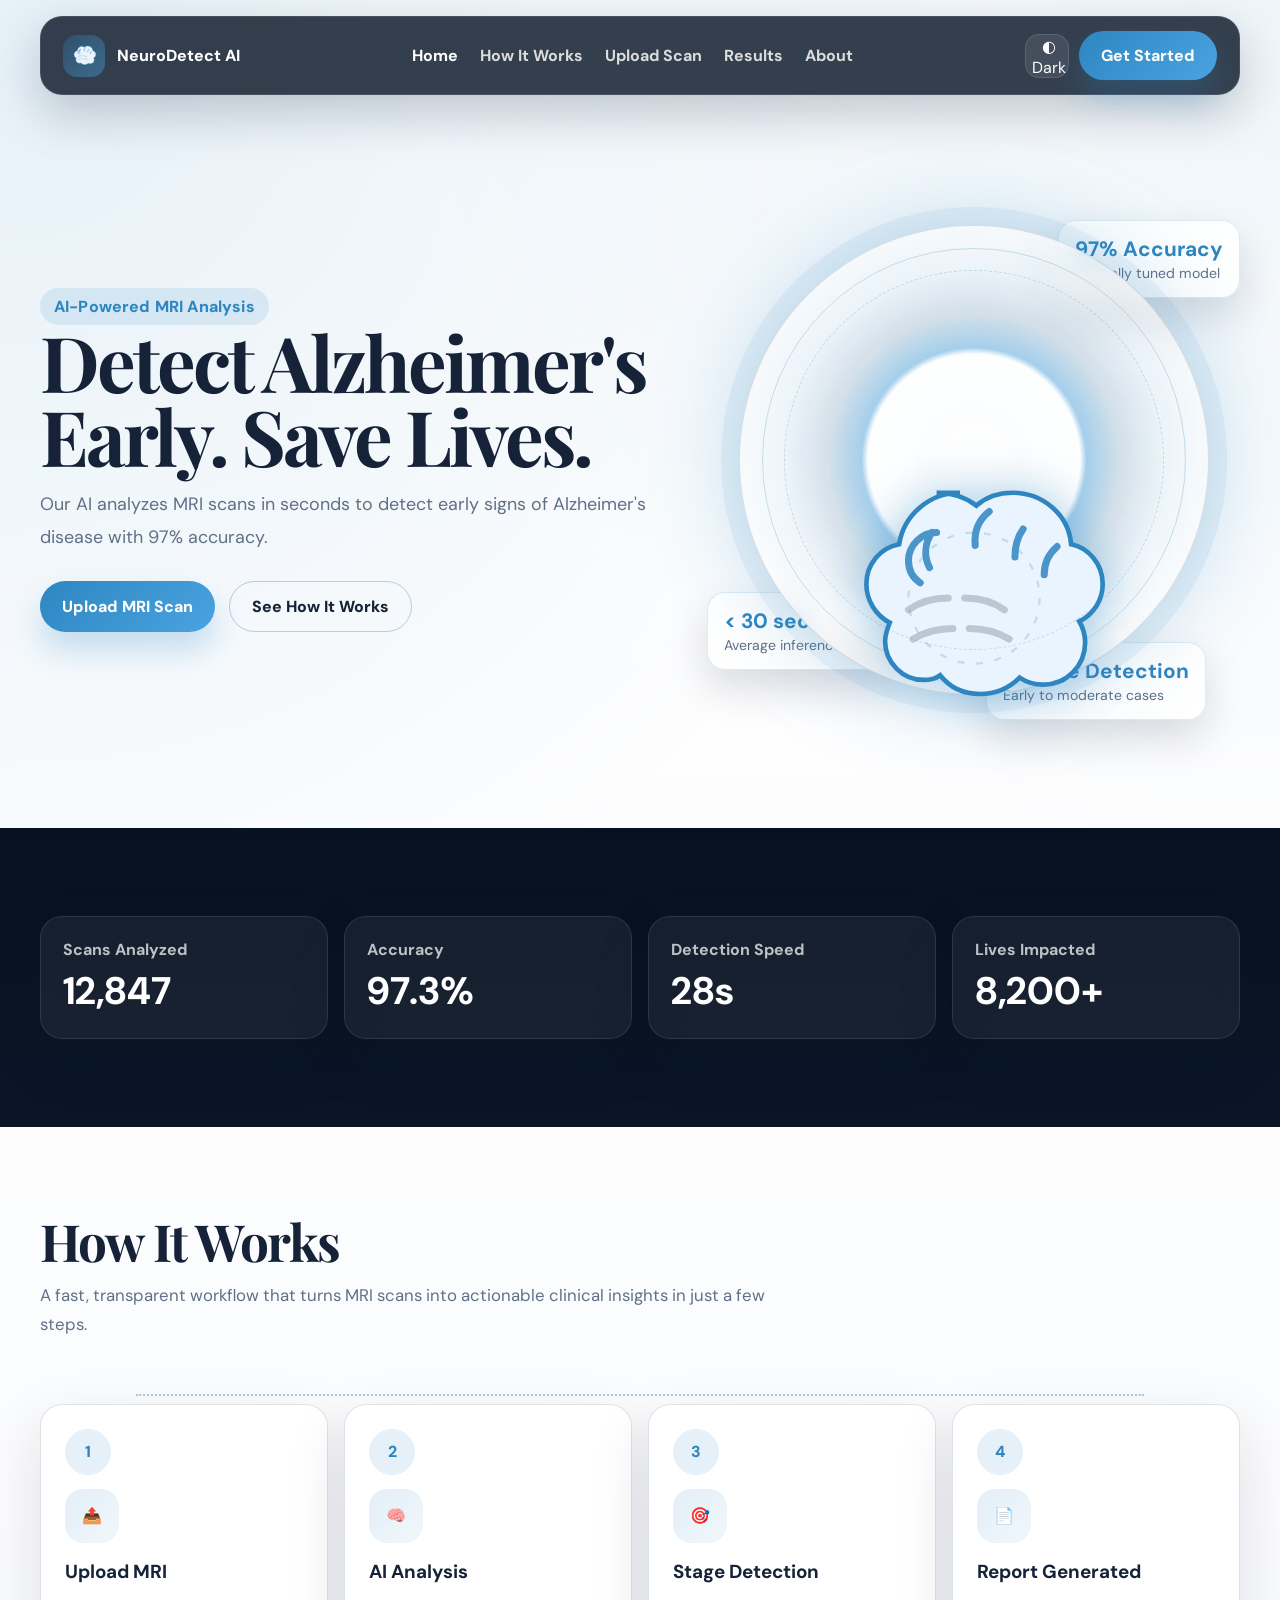
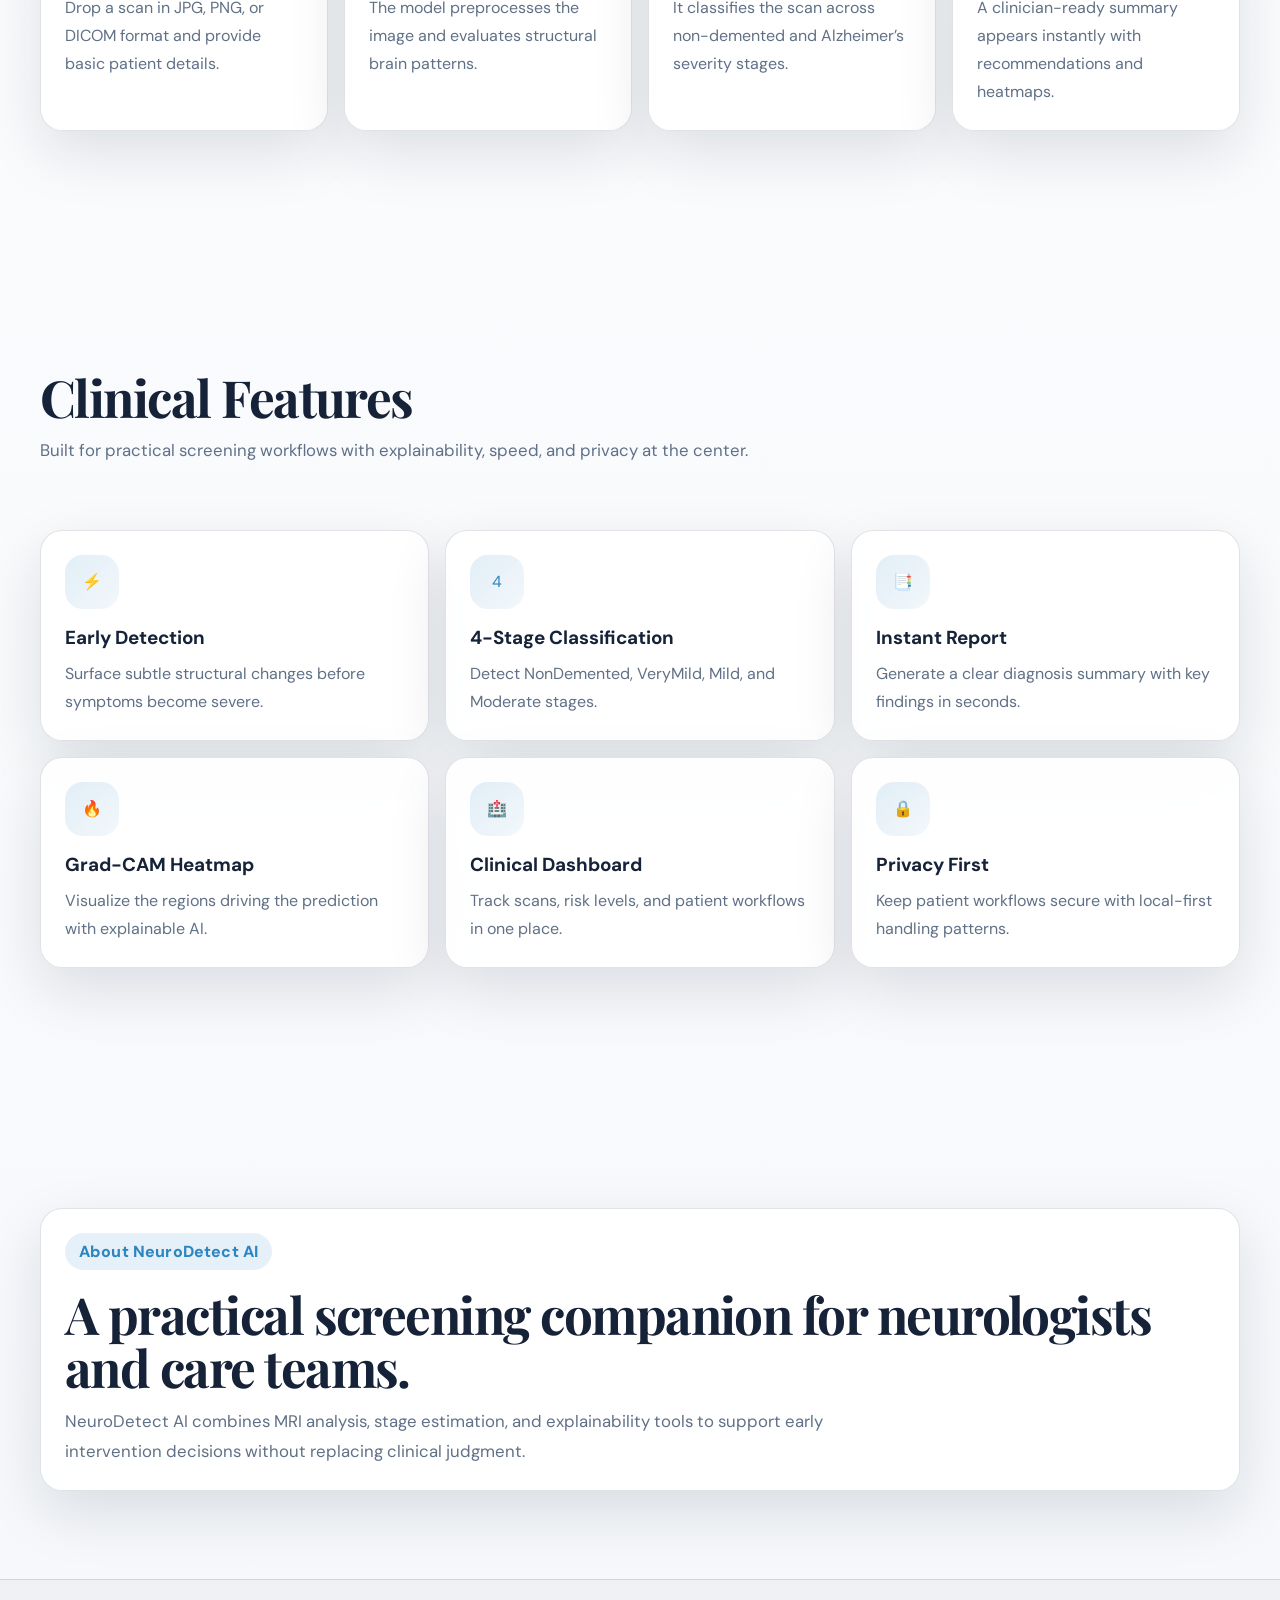
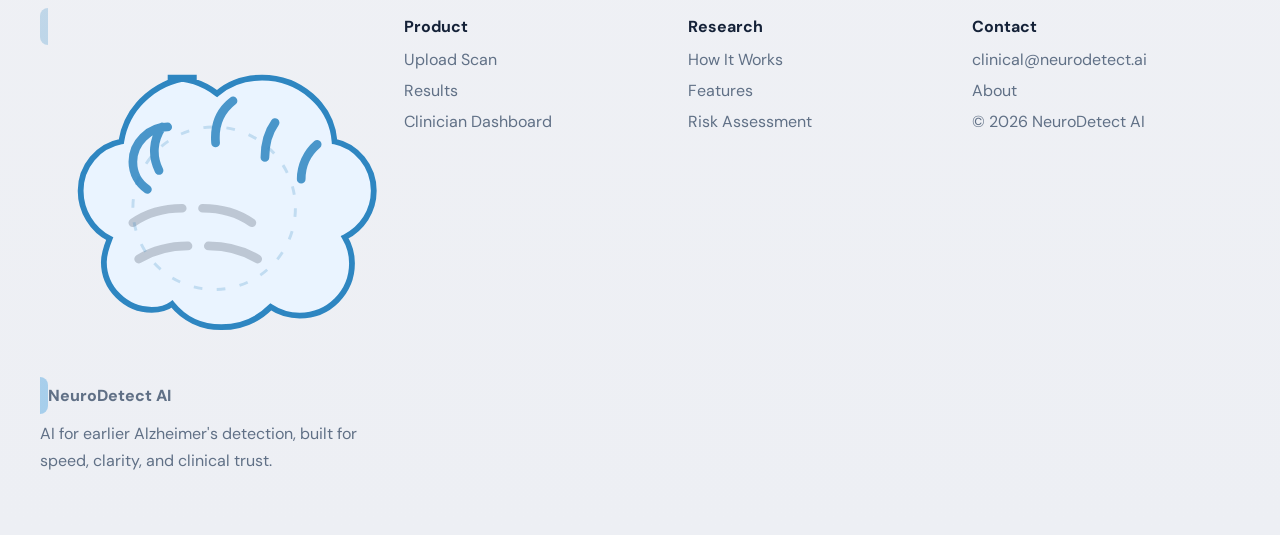
<file: index.html>
<!doctype html>
<html lang="en">
<head>
  <meta charset="UTF-8" />
  <meta name="viewport" content="width=device-width, initial-scale=1.0" />
  <title>NeuroDetect AI | Alzheimer's Early Detection</title>
  <link rel="preconnect" href="https://fonts.googleapis.com">
  <link rel="preconnect" href="https://fonts.gstatic.com" crossorigin>
  <link href="https://fonts.googleapis.com/css2?family=DM+Sans:wght@400;500;700;800&family=Playfair+Display:wght@600;700;800&display=swap" rel="stylesheet">
  <link rel="stylesheet" href="styles.css" />
</head>
<body>
  <header class="navbar">
    <div class="navbar-inner container" style="width: min(1200px, 100%);">
      <a class="brand" href="index.html">
        <span class="brand-mark" data-brain-icon></span>
        <span>NeuroDetect AI</span>
      </a>
      <nav class="nav-links" aria-label="Primary">
        <a href="index.html" class="active">Home</a>
        <a href="#how-it-works">How It Works</a>
        <a href="upload.html">Upload Scan</a>
        <a href="results.html">Results</a>
        <a href="#about">About</a>
      </nav>
      <div class="nav-actions">
        <button class="icon-btn" data-theme-toggle type="button" aria-label="Toggle theme"></button>
        <a class="btn btn-primary" href="upload.html">Get Started</a>
        <button class="icon-btn hamburger" data-menu-toggle type="button" aria-label="Open menu" aria-expanded="false">☰</button>
      </div>
    </div>
    <div class="mobile-nav container" data-mobile-nav>
      <a href="index.html" class="active">Home</a>
      <a href="#how-it-works">How It Works</a>
      <a href="upload.html">Upload Scan</a>
      <a href="results.html">Results</a>
      <a href="#about">About</a>
      <a class="btn btn-primary" href="upload.html">Get Started</a>
    </div>
  </header>

  <main class="page-shell">
    <section class="section">
      <div class="container hero-grid">
        <div class="hero-copy reveal">
          <span class="badge">AI-Powered MRI Analysis</span>
          <h1>Detect Alzheimer's Early. Save Lives.</h1>
          <p>Our AI analyzes MRI scans in seconds to detect early signs of Alzheimer's disease with 97% accuracy.</p>
          <div class="hero-actions">
            <a class="btn btn-primary" href="upload.html">Upload MRI Scan</a>
            <a class="btn btn-outline" href="#how-it-works">See How It Works</a>
          </div>
        </div>
        <div class="hero-visual reveal">
          <div class="float-card float-a"><strong>97% Accuracy</strong><span>Clinically tuned model</span></div>
          <div class="float-card float-b"><strong>&lt; 30 sec</strong><span>Average inference time</span></div>
          <div class="float-card float-c"><strong>4 Stage Detection</strong><span>Early to moderate cases</span></div>
          <div class="mri-glow card">
            <div class="brain-mri" data-brain-icon></div>
          </div>
        </div>
      </div>
    </section>

    <section class="section stats-dark reveal">
      <div class="container stats-grid">
        <div class="metric-card card-hover"><span>Scans Analyzed</span><strong>12,847</strong></div>
        <div class="metric-card card-hover"><span>Accuracy</span><strong>97.3%</strong></div>
        <div class="metric-card card-hover"><span>Detection Speed</span><strong>28s</strong></div>
        <div class="metric-card card-hover"><span>Lives Impacted</span><strong>8,200+</strong></div>
      </div>
    </section>

    <section id="how-it-works" class="section">
      <div class="container">
        <div class="reveal">
          <h2 class="section-title">How It Works</h2>
          <p class="section-subtitle">A fast, transparent workflow that turns MRI scans into actionable clinical insights in just a few steps.</p>
        </div>
        <div class="steps-grid section-tight reveal">
          <article class="card step-card card-hover">
            <div class="step-index">1</div>
            <div class="step-icon">📤</div>
            <h3>Upload MRI</h3>
            <p>Drop a scan in JPG, PNG, or DICOM format and provide basic patient details.</p>
          </article>
          <article class="card step-card card-hover">
            <div class="step-index">2</div>
            <div class="step-icon">🧠</div>
            <h3>AI Analysis</h3>
            <p>The model preprocesses the image and evaluates structural brain patterns.</p>
          </article>
          <article class="card step-card card-hover">
            <div class="step-index">3</div>
            <div class="step-icon">🎯</div>
            <h3>Stage Detection</h3>
            <p>It classifies the scan across non-demented and Alzheimer’s severity stages.</p>
          </article>
          <article class="card step-card card-hover">
            <div class="step-index">4</div>
            <div class="step-icon">📄</div>
            <h3>Report Generated</h3>
            <p>A clinician-ready summary appears instantly with recommendations and heatmaps.</p>
          </article>
        </div>
      </div>
    </section>

    <section id="features" class="section">
      <div class="container">
        <div class="reveal">
          <h2 class="section-title">Clinical Features</h2>
          <p class="section-subtitle">Built for practical screening workflows with explainability, speed, and privacy at the center.</p>
        </div>
        <div class="features-grid section-tight reveal">
          <article class="card feature-card card-hover"><div class="feature-icon">⚡</div><h3>Early Detection</h3><p>Surface subtle structural changes before symptoms become severe.</p></article>
          <article class="card feature-card card-hover"><div class="feature-icon">4</div><h3>4-Stage Classification</h3><p>Detect NonDemented, VeryMild, Mild, and Moderate stages.</p></article>
          <article class="card feature-card card-hover"><div class="feature-icon">📑</div><h3>Instant Report</h3><p>Generate a clear diagnosis summary with key findings in seconds.</p></article>
          <article class="card feature-card card-hover"><div class="feature-icon">🔥</div><h3>Grad-CAM Heatmap</h3><p>Visualize the regions driving the prediction with explainable AI.</p></article>
          <article class="card feature-card card-hover"><div class="feature-icon">🏥</div><h3>Clinical Dashboard</h3><p>Track scans, risk levels, and patient workflows in one place.</p></article>
          <article class="card feature-card card-hover"><div class="feature-icon">🔒</div><h3>Privacy First</h3><p>Keep patient workflows secure with local-first handling patterns.</p></article>
        </div>
      </div>
    </section>

    <section id="about" class="section">
      <div class="container card panel-card reveal">
        <span class="badge">About NeuroDetect AI</span>
        <h2 class="section-title" style="margin-top: 18px;">A practical screening companion for neurologists and care teams.</h2>
        <p class="section-subtitle">NeuroDetect AI combines MRI analysis, stage estimation, and explainability tools to support early intervention decisions without replacing clinical judgment.</p>
      </div>
    </section>
  </main>

  <footer class="footer">
    <div class="container footer-grid reveal">
      <div>
        <a class="brand" href="index.html"><span class="brand-mark" data-brain-icon></span><span>NeuroDetect AI</span></a>
        <p class="small-text" style="margin-top: 14px;">AI for earlier Alzheimer's detection, built for speed, clarity, and clinical trust.</p>
      </div>
      <div>
        <h4>Product</h4>
        <a href="upload.html">Upload Scan</a>
        <a href="results.html">Results</a>
        <a href="dashboard.html">Clinician Dashboard</a>
      </div>
      <div>
        <h4>Research</h4>
        <a href="#how-it-works">How It Works</a>
        <a href="#features">Features</a>
        <a href="risk-assessment.html">Risk Assessment</a>
      </div>
      <div>
        <h4>Contact</h4>
        <a href="mailto:clinical@neurodetect.ai">clinical@neurodetect.ai</a>
        <a href="#about">About</a>
        <p>© 2026 NeuroDetect AI</p>
      </div>
    </div>
  </footer>

  <script src="script.js"></script>
</body>
</html>
</file>
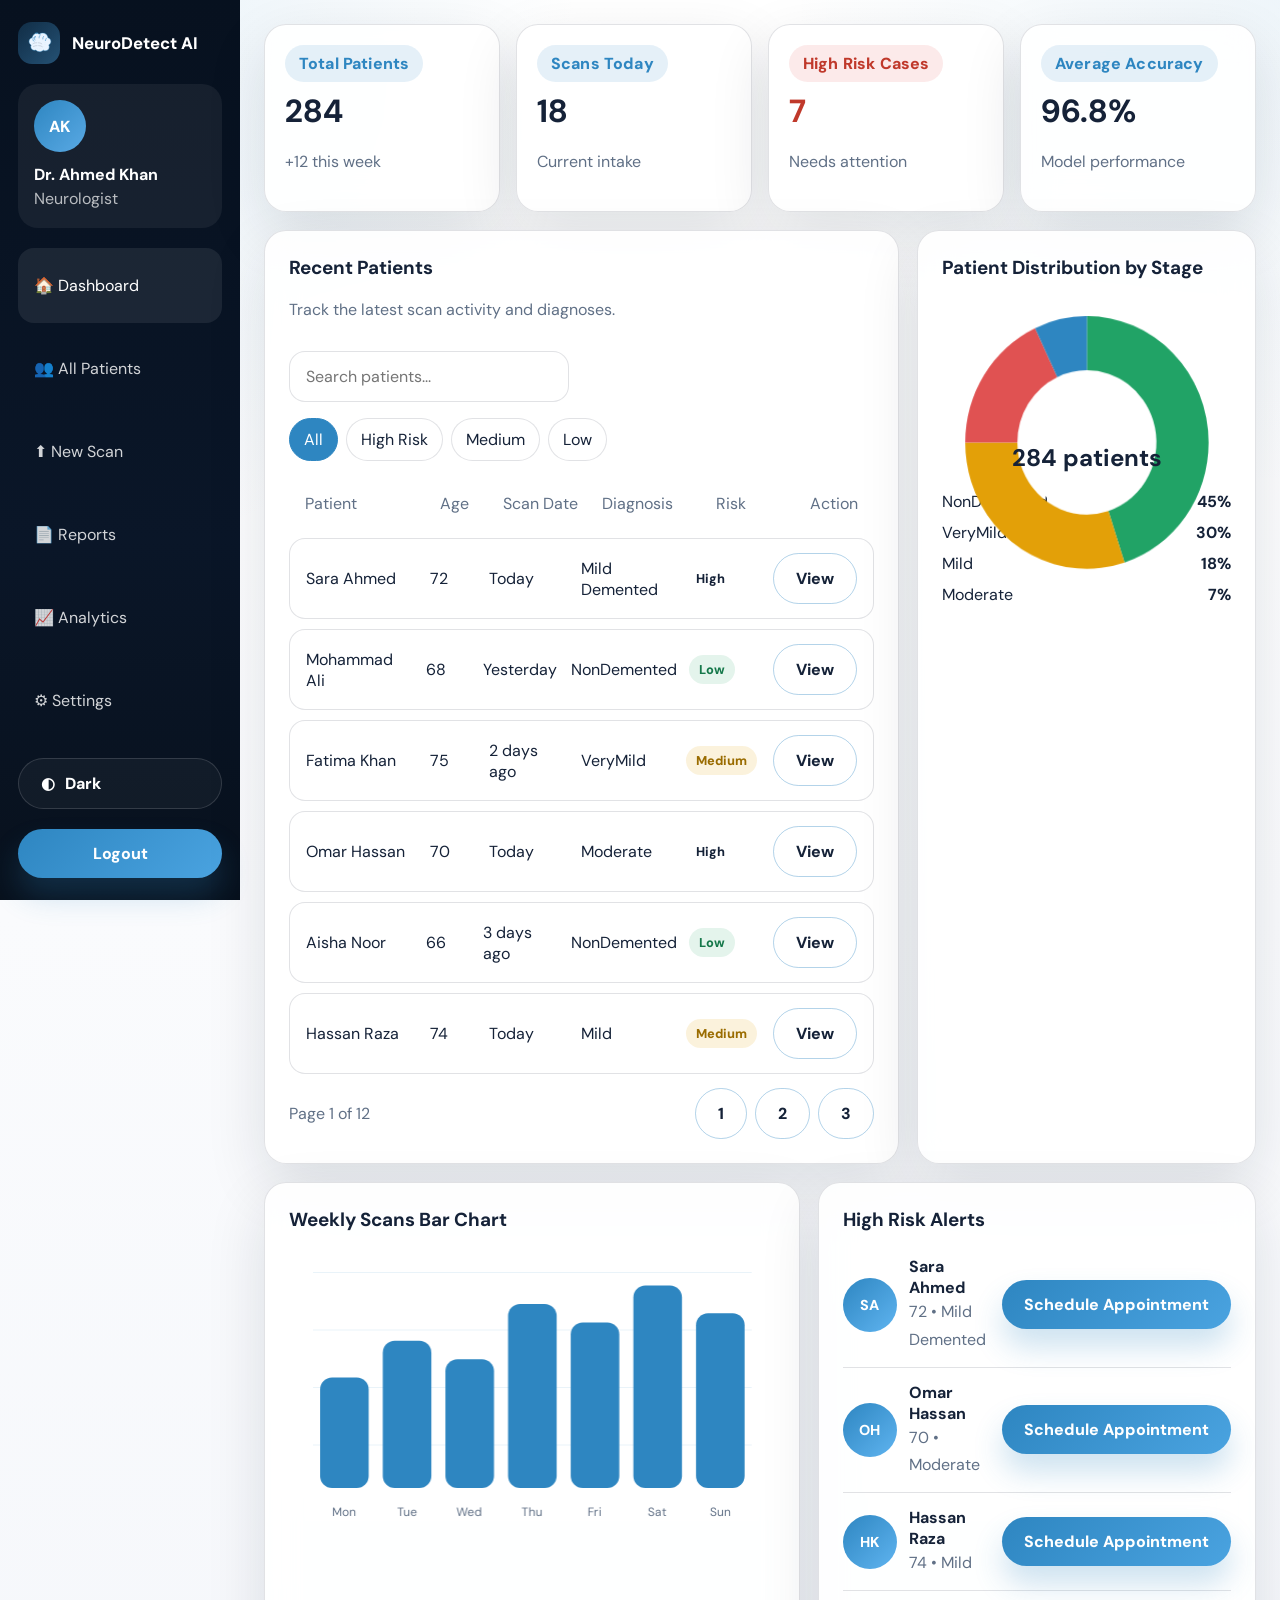
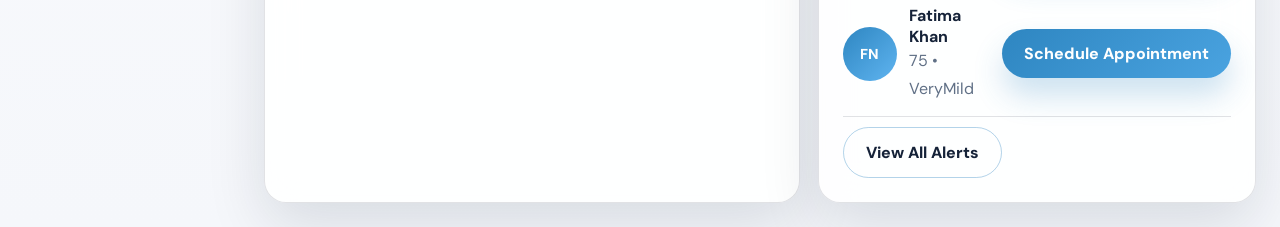
<file: dashboard.html>
<!doctype html>
<html lang="en">
<head>
  <meta charset="UTF-8" />
  <meta name="viewport" content="width=device-width, initial-scale=1.0" />
  <title>Clinician Dashboard | NeuroDetect AI</title>
  <link rel="preconnect" href="https://fonts.googleapis.com">
  <link rel="preconnect" href="https://fonts.gstatic.com" crossorigin>
  <link href="https://fonts.googleapis.com/css2?family=DM+Sans:wght@400;500;700;800&family=Playfair+Display:wght@600;700;800&display=swap" rel="stylesheet">
  <link rel="stylesheet" href="styles.css" />
</head>
<body>
  <div class="dashboard-shell">
    <aside class="sidebar">
      <a class="brand" href="index.html"><span class="brand-mark" data-brain-icon></span><span>NeuroDetect AI</span></a>
      <div class="profile-box">
        <div class="avatar-sm">AK</div>
        <div style="margin-top: 12px;"><strong>Dr. Ahmed Khan</strong><div class="small-text" style="color: rgba(255,255,255,0.7);">Neurologist</div></div>
      </div>
      <nav class="sidebar-nav" aria-label="Dashboard navigation">
        <a class="active" href="dashboard.html">🏠 Dashboard</a>
        <a href="#">👥 All Patients</a>
        <a href="upload.html">⬆ New Scan</a>
        <a href="results.html">📄 Reports</a>
        <a href="#">📈 Analytics</a>
        <a href="#">⚙ Settings</a>
      </nav>
      <button class="btn btn-outline" data-theme-toggle type="button" style="justify-content:flex-start; background: rgba(255,255,255,0.04); color:#fff; border-color: rgba(255,255,255,0.14);">Toggle Theme</button>
      <button class="btn btn-primary" type="button">Logout</button>
    </aside>

    <main class="main-content">
      <div class="dashboard-top reveal">
        <div class="card metric-white card-hover"><span class="badge">Total Patients</span><strong>284</strong><p class="small-text">+12 this week</p></div>
        <div class="card metric-white card-hover"><span class="badge">Scans Today</span><strong>18</strong><p class="small-text">Current intake</p></div>
        <div class="card metric-white card-hover"><span class="badge" style="background: rgba(224,82,82,0.12); color: #c0392b;">High Risk Cases</span><strong style="color:#c0392b;">7</strong><p class="small-text">Needs attention</p></div>
        <div class="card metric-white card-hover"><span class="badge">Average Accuracy</span><strong>96.8%</strong><p class="small-text">Model performance</p></div>
      </div>

      <div class="row-grid">
        <section class="card kpi-card table-shell reveal">
          <div style="display:flex; justify-content:space-between; gap: 12px; flex-wrap:wrap; align-items:center;">
            <div>
              <h3>Recent Patients</h3>
              <p class="small-text">Track the latest scan activity and diagnoses.</p>
            </div>
            <input class="search-bar" data-patient-search placeholder="Search patients..." style="max-width: 280px;" />
          </div>
          <div class="search-filter-bar">
            <div class="filter-group">
              <button class="filter-btn active" data-filter-risk="all" type="button">All</button>
              <button class="filter-btn" data-filter-risk="high" type="button">High Risk</button>
              <button class="filter-btn" data-filter-risk="medium" type="button">Medium</button>
              <button class="filter-btn" data-filter-risk="low" type="button">Low</button>
            </div>
          </div>
          <div class="table-grid">
            <div class="table-row table-header"><div>Patient</div><div>Age</div><div>Scan Date</div><div>Diagnosis</div><div>Risk</div><div>Action</div></div>
            <div class="table-row" data-patient-row data-risk="high"><div>Sara Ahmed</div><div>72</div><div>Today</div><div>Mild Demented</div><div><span class="badge-pill red">High</span></div><div><button class="btn btn-outline" type="button">View</button></div></div>
            <div class="table-row" data-patient-row data-risk="low"><div>Mohammad Ali</div><div>68</div><div>Yesterday</div><div>NonDemented</div><div><span class="badge-pill green">Low</span></div><div><button class="btn btn-outline" type="button">View</button></div></div>
            <div class="table-row" data-patient-row data-risk="medium"><div>Fatima Khan</div><div>75</div><div>2 days ago</div><div>VeryMild</div><div><span class="badge-pill yellow">Medium</span></div><div><button class="btn btn-outline" type="button">View</button></div></div>
            <div class="table-row" data-patient-row data-risk="high"><div>Omar Hassan</div><div>70</div><div>Today</div><div>Moderate</div><div><span class="badge-pill red">High</span></div><div><button class="btn btn-outline" type="button">View</button></div></div>
            <div class="table-row" data-patient-row data-risk="low"><div>Aisha Noor</div><div>66</div><div>3 days ago</div><div>NonDemented</div><div><span class="badge-pill green">Low</span></div><div><button class="btn btn-outline" type="button">View</button></div></div>
            <div class="table-row" data-patient-row data-risk="medium"><div>Hassan Raza</div><div>74</div><div>Today</div><div>Mild</div><div><span class="badge-pill yellow">Medium</span></div><div><button class="btn btn-outline" type="button">View</button></div></div>
          </div>
          <div class="pagination">
            <span>Page 1 of 12</span>
            <div style="display:flex; gap: 8px;">
              <button class="btn btn-outline" type="button" data-page>1</button>
              <button class="btn btn-outline" type="button" data-page>2</button>
              <button class="btn btn-outline" type="button" data-page>3</button>
            </div>
          </div>
        </section>

        <section class="card kpi-card reveal">
          <h3>Patient Distribution by Stage</h3>
          <div class="canvas-wrap" style="height: 300px; margin-top: 12px; display:grid; place-items:center;">
            <canvas data-donut-canvas style="max-width: 100%; max-height: 300px; width: 100%; height: 100%;"></canvas>
          </div>
          <div style="text-align:center; margin-top:-150px; position:relative; z-index:2; pointer-events:none;">
            <strong style="font-size: 1.5rem;">284 patients</strong>
          </div>
          <div class="legend-list">
            <div class="legend-item"><span>NonDemented</span><strong>45%</strong></div>
            <div class="legend-item"><span>VeryMild</span><strong>30%</strong></div>
            <div class="legend-item"><span>Mild</span><strong>18%</strong></div>
            <div class="legend-item"><span>Moderate</span><strong>7%</strong></div>
          </div>
        </section>
      </div>

      <div class="row-grid-bottom">
        <section class="card kpi-card reveal">
          <h3>Weekly Scans Bar Chart</h3>
          <div class="canvas-wrap" style="margin-top: 16px;">
            <canvas data-bar-canvas></canvas>
            <div class="tooltip" data-tooltip></div>
          </div>
        </section>

        <section class="card kpi-card reveal">
          <h3>High Risk Alerts</h3>
          <div class="alert-item"><div class="avatar-circle" style="width:54px; height:54px; font-size: 0.9rem;">SA</div><div><strong>Sara Ahmed</strong><div class="small-text">72 • Mild Demented</div></div><button class="btn btn-primary" type="button">Schedule Appointment</button></div>
          <div class="alert-item"><div class="avatar-circle" style="width:54px; height:54px; font-size: 0.9rem;">OH</div><div><strong>Omar Hassan</strong><div class="small-text">70 • Moderate</div></div><button class="btn btn-primary" type="button">Schedule Appointment</button></div>
          <div class="alert-item"><div class="avatar-circle" style="width:54px; height:54px; font-size: 0.9rem;">HK</div><div><strong>Hassan Raza</strong><div class="small-text">74 • Mild</div></div><button class="btn btn-primary" type="button">Schedule Appointment</button></div>
          <div class="alert-item"><div class="avatar-circle" style="width:54px; height:54px; font-size: 0.9rem;">FN</div><div><strong>Fatima Khan</strong><div class="small-text">75 • VeryMild</div></div><button class="btn btn-primary" type="button">Schedule Appointment</button></div>
          <div style="margin-top: 10px;"><a href="#" class="btn btn-outline">View All Alerts</a></div>
        </section>
      </div>
    </main>
  </div>

  <script src="script.js"></script>
</body>
</html>
</file>
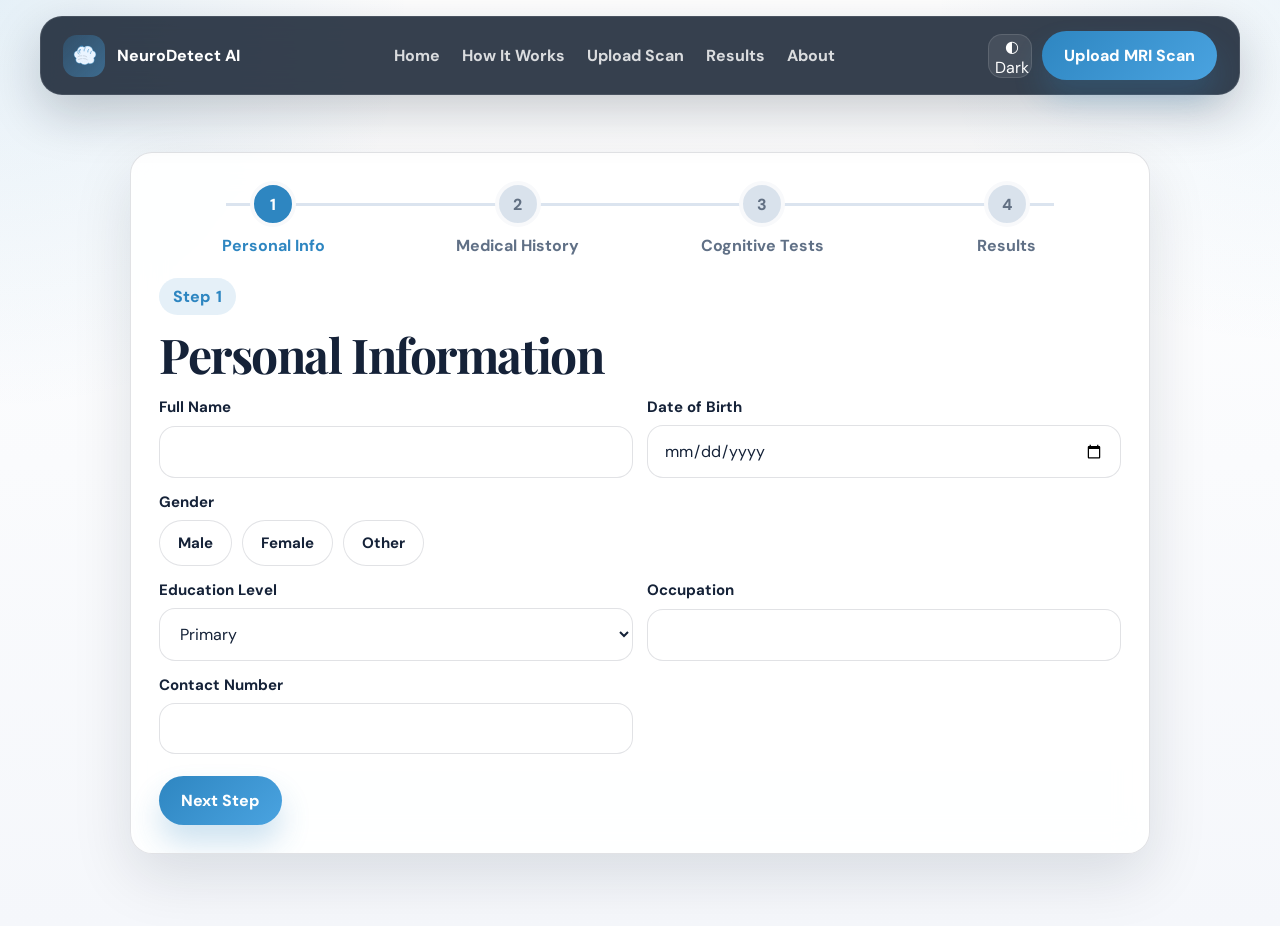
<file: risk-assessment.html>
<!doctype html>
<html lang="en">
<head>
  <meta charset="UTF-8" />
  <meta name="viewport" content="width=device-width, initial-scale=1.0" />
  <title>Risk Assessment | NeuroDetect AI</title>
  <link rel="preconnect" href="https://fonts.googleapis.com">
  <link rel="preconnect" href="https://fonts.gstatic.com" crossorigin>
  <link href="https://fonts.googleapis.com/css2?family=DM+Sans:wght@400;500;700;800&family=Playfair+Display:wght@600;700;800&display=swap" rel="stylesheet">
  <link rel="stylesheet" href="styles.css" />
</head>
<body>
  <header class="navbar">
    <div class="navbar-inner container" style="width: min(1200px, 100%);">
      <a class="brand" href="index.html"><span class="brand-mark" data-brain-icon></span><span>NeuroDetect AI</span></a>
      <nav class="nav-links" aria-label="Primary">
        <a href="index.html">Home</a>
        <a href="index.html#how-it-works">How It Works</a>
        <a href="upload.html">Upload Scan</a>
        <a href="results.html">Results</a>
        <a href="index.html#about">About</a>
      </nav>
      <div class="nav-actions">
        <button class="icon-btn" data-theme-toggle type="button" aria-label="Toggle theme"></button>
        <a class="btn btn-primary" href="upload.html">Upload MRI Scan</a>
        <button class="icon-btn hamburger" data-menu-toggle type="button" aria-label="Open menu" aria-expanded="false">☰</button>
      </div>
    </div>
    <div class="mobile-nav container" data-mobile-nav>
      <a href="index.html">Home</a>
      <a href="index.html#how-it-works">How It Works</a>
      <a href="upload.html">Upload Scan</a>
      <a href="results.html">Results</a>
      <a href="index.html#about">About</a>
      <a class="btn btn-primary" href="upload.html">Upload MRI Scan</a>
    </div>
  </header>

  <main class="page-shell">
    <div class="form-shell">
      <section class="card form-card reveal" style="margin-top: 20px;">
        <div class="stepper">
          <div class="stepper-item active" data-stepper-item><div class="stepper-dot">1</div><span>Personal Info</span></div>
          <div class="stepper-item" data-stepper-item><div class="stepper-dot">2</div><span>Medical History</span></div>
          <div class="stepper-item" data-stepper-item><div class="stepper-dot">3</div><span>Cognitive Tests</span></div>
          <div class="stepper-item" data-stepper-item><div class="stepper-dot">4</div><span>Results</span></div>
        </div>

        <form data-risk-form>
          <div class="step-pane active" data-step-pane>
            <span class="badge">Step 1</span>
            <h1 class="section-title" style="font-size: clamp(2rem, 4vw, 3rem); margin-top: 14px;">Personal Information</h1>
            <div class="form-grid" style="margin-top: 18px;">
              <div class="field"><label>Full Name</label><input type="text" required /></div>
              <div class="field"><label>Date of Birth</label><input type="date" required /></div>
              <div class="field" style="grid-column: 1 / -1;"><label>Gender</label><div class="pill-group"><label class="pill-option"><input type="radio" name="gender" required />Male</label><label class="pill-option"><input type="radio" name="gender" />Female</label><label class="pill-option"><input type="radio" name="gender" />Other</label></div></div>
              <div class="field"><label>Education Level</label><select required><option>Primary</option><option>Secondary</option><option>University</option><option>Postgraduate</option></select></div>
              <div class="field"><label>Occupation</label><input type="text" required /></div>
              <div class="field"><label>Contact Number</label><input type="tel" required /></div>
            </div>
            <div class="form-actions"><button class="btn btn-primary" type="button" data-next-step>Next Step</button></div>
          </div>

          <div class="step-pane" data-step-pane>
            <span class="badge">Step 2</span>
            <h2 class="section-title" style="font-size: clamp(2rem, 4vw, 3rem); margin-top: 14px;">Medical History</h2>
            <div class="toggle-grid" style="margin-top: 18px;">
              <div class="toggle-card"><strong>Family history of Alzheimer's?</strong><div class="pill-group" style="margin-top: 10px;"><label class="pill-option"><input type="radio" name="family" />Yes</label><label class="pill-option"><input type="radio" name="family" />No</label></div></div>
              <div class="toggle-card"><strong>History of depression?</strong><div class="pill-group" style="margin-top: 10px;"><label class="pill-option"><input type="radio" name="depression" />Yes</label><label class="pill-option"><input type="radio" name="depression" />No</label></div></div>
              <div class="toggle-card"><strong>Diabetes diagnosis?</strong><div class="pill-group" style="margin-top: 10px;"><label class="pill-option"><input type="radio" name="diabetes" />Yes</label><label class="pill-option"><input type="radio" name="diabetes" />No</label></div></div>
              <div class="toggle-card"><strong>High blood pressure?</strong><div class="pill-group" style="margin-top: 10px;"><label class="pill-option"><input type="radio" name="bloodPressure" />Yes</label><label class="pill-option"><input type="radio" name="bloodPressure" />No</label></div></div>
              <div class="toggle-card"><strong>History of head injury?</strong><div class="pill-group" style="margin-top: 10px;"><label class="pill-option"><input type="radio" name="headInjury" />Yes</label><label class="pill-option"><input type="radio" name="headInjury" />No</label></div></div>
              <div class="toggle-card"><strong>Regular smoker?</strong><div class="pill-group" style="margin-top: 10px;"><label class="pill-option"><input type="radio" name="smoker" />Yes</label><label class="pill-option"><input type="radio" name="smoker" />No</label></div></div>
            </div>
            <div class="form-grid" style="margin-top: 18px;">
              <div class="field"><label>BMI</label><input type="number" step="0.1" required /></div>
              <div class="field"><label>Hours of sleep per night</label><input type="range" min="4" max="12" value="7" oninput="this.nextElementSibling.textContent = this.value + ' hrs'" /><div class="small-text">7 hrs</div></div>
              <div class="field"><label>Physical activity days per week</label><input type="range" min="0" max="7" value="3" oninput="this.nextElementSibling.textContent = this.value + ' days'" /><div class="small-text">3 days</div></div>
            </div>
            <div class="form-actions"><button class="btn btn-outline" type="button" data-back-step>Back</button><button class="btn btn-primary" type="button" data-next-step>Next</button></div>
          </div>

          <div class="step-pane" data-step-pane>
            <span class="badge">Step 3</span>
            <h2 class="section-title" style="font-size: clamp(2rem, 4vw, 3rem); margin-top: 14px;">Cognitive Self-Assessment</h2>
            <div class="rating-grid" style="margin-top: 18px;">
              <div class="rating-row" data-rating-question data-question="recent"><strong>How often do you forget recent events?</strong><div class="rating-buttons"><button type="button" data-value="1">1</button><button type="button" data-value="2">2</button><button type="button" data-value="3">3</button><button type="button" data-value="4">4</button><button type="button" data-value="5">5</button></div></div>
              <div class="rating-row" data-rating-question data-question="words"><strong>Difficulty finding words in conversation?</strong><div class="rating-buttons"><button type="button" data-value="1">1</button><button type="button" data-value="2">2</button><button type="button" data-value="3">3</button><button type="button" data-value="4">4</button><button type="button" data-value="5">5</button></div></div>
              <div class="rating-row" data-rating-question data-question="lost"><strong>Getting lost in familiar places?</strong><div class="rating-buttons"><button type="button" data-value="1">1</button><button type="button" data-value="2">2</button><button type="button" data-value="3">3</button><button type="button" data-value="4">4</button><button type="button" data-value="5">5</button></div></div>
              <div class="rating-row" data-rating-question data-question="finance"><strong>Trouble managing finances or complex tasks?</strong><div class="rating-buttons"><button type="button" data-value="1">1</button><button type="button" data-value="2">2</button><button type="button" data-value="3">3</button><button type="button" data-value="4">4</button><button type="button" data-value="5">5</button></div></div>
              <div class="rating-row" data-rating-question data-question="mood"><strong>Mood changes or personality shifts?</strong><div class="rating-buttons"><button type="button" data-value="1">1</button><button type="button" data-value="2">2</button><button type="button" data-value="3">3</button><button type="button" data-value="4">4</button><button type="button" data-value="5">5</button></div></div>
            </div>
            <div class="score-box"><strong data-risk-score>Cognitive Risk Score: 0/25</strong><span class="small-text">Answer all items to compute a score</span></div>
            <div class="score-bar"><div class="score-fill" data-score-fill></div></div>
            <div class="form-actions"><button class="btn btn-outline" type="button" data-back-step>Back</button><button class="btn btn-primary" type="button" data-next-step>Next</button></div>
          </div>

          <div class="step-pane" data-step-pane>
            <span class="badge">Step 4</span>
            <h2 class="section-title" style="font-size: clamp(2rem, 4vw, 3rem); margin-top: 14px;">Results</h2>
            <div class="row-grid-bottom" style="margin-top: 18px;">
              <section class="card kpi-card">
                <div class="gauge" data-gauge><div class="gauge-value"><strong data-final-score>0/25</strong><div class="small-text">Risk score</div></div></div>
                <div style="text-align:center; margin-top: 18px;"><strong data-result-title>Low Risk</strong><p class="small-text" data-result-text>Your responses suggest low risk. Maintain healthy lifestyle.</p></div>
              </section>
              <section class="card kpi-card">
                <strong>Breakdown</strong>
                <div class="table-grid" data-factor-breakdown style="margin-top: 18px;">
                  <div class="table-row table-header" style="grid-template-columns: 1fr 0.7fr 1fr;"><div>Factor</div><div>Score</div><div>Impact</div></div>
                  <div class="table-row" style="grid-template-columns: 1fr 0.7fr 1fr;"><div>Family history</div><div>0</div><div>Low</div></div>
                  <div class="table-row" style="grid-template-columns: 1fr 0.7fr 1fr;"><div>Medical history</div><div>0</div><div>Low</div></div>
                  <div class="table-row" style="grid-template-columns: 1fr 0.7fr 1fr;"><div>Cognitive responses</div><div>0</div><div>Low</div></div>
                </div>
              </section>
            </div>
            <div class="card panel-card" style="margin-top: 18px;">
              <strong>Recommendations</strong>
              <p class="small-text" style="margin-top: 12px;">Low (0-8): Your responses suggest low risk. Maintain healthy lifestyle.</p>
              <p class="small-text">Moderate (9-16): Some risk factors detected. Consider consulting a doctor.</p>
              <p class="small-text">High (17-25): Multiple risk factors present. We strongly recommend neurological evaluation.</p>
            </div>
            <div class="timeline" style="margin-top: 18px;">
              <div class="timeline-item"><div class="timeline-dot"></div><div><strong>Immediate</strong><p class="small-text">Review the report and discuss next steps.</p></div></div>
              <div class="timeline-item"><div class="timeline-dot"></div><div><strong>1 Week</strong><p class="small-text">Consider a primary care follow-up.</p></div></div>
              <div class="timeline-item"><div class="timeline-dot"></div><div><strong>1 Month</strong><p class="small-text">Track symptoms and lifestyle changes.</p></div></div>
              <div class="timeline-item"><div class="timeline-dot"></div><div><strong>3 Months</strong><p class="small-text">Repeat screening if concerns persist.</p></div></div>
            </div>
            <div class="form-actions">
              <button class="btn btn-outline" type="button" onclick="window.print()">Download Report</button>
              <a class="btn btn-primary" href="upload.html">Upload MRI Scan</a>
            </div>
            <p class="disclaimer" style="margin-top: 16px;">Disclaimer: This tool supports clinical screening and does not replace a licensed medical evaluation.</p>
            <div class="form-actions"><button class="btn btn-outline" type="button" data-back-step>Back</button></div>
          </div>
        </form>
      </section>
    </div>
  </main>

  <script src="script.js"></script>
</body>
</html>
</file>
<file: styles.css>
/* NeuroDetect AI shared styles */
:root {
  --navy: #0a1628;
  --navy-2: #13233d;
  --blue: #2e86c1;
  --blue-2: #5aa9e6;
  --bg: #f8f9fb;
  --surface: rgba(255, 255, 255, 0.9);
  --surface-solid: #ffffff;
  --text: #152238;
  --muted: #607086;
  --border: rgba(10, 22, 40, 0.12);
  --success: #21a366;
  --warning: #e3a008;
  --danger: #e05252;
  --shadow: 0 22px 60px rgba(10, 22, 40, 0.12);
  --radius-xl: 28px;
  --radius-lg: 22px;
  --radius-md: 18px;
}

* { box-sizing: border-box; }
html { scroll-behavior: smooth; }
body {
  margin: 0;
  min-height: 100vh;
  font-family: 'DM Sans', sans-serif;
  color: var(--text);
  background:
    radial-gradient(circle at top left, rgba(46, 134, 193, 0.12), transparent 26%),
    radial-gradient(circle at top right, rgba(46, 134, 193, 0.08), transparent 22%),
    linear-gradient(180deg, #ffffff 0%, #f5f7fb 100%);
}
body.dark-mode {
  --surface: rgba(10, 22, 40, 0.88);
  --surface-solid: #0d1a2f;
  --text: #eef4ff;
  --muted: #b6c3d8;
  --border: rgba(255, 255, 255, 0.12);
  background:
    radial-gradient(circle at top left, rgba(46, 134, 193, 0.16), transparent 26%),
    radial-gradient(circle at top right, rgba(255, 255, 255, 0.06), transparent 20%),
    linear-gradient(180deg, #07111f 0%, #0a1628 100%);
  color: var(--text);
}

a { color: inherit; text-decoration: none; }
img, svg { display: block; max-width: 100%; }
button, input, select, textarea { font: inherit; }

.container { width: min(1200px, calc(100% - 32px)); margin: 0 auto; }
.page-shell { padding-top: 92px; }
.section { padding: 88px 0; }
.section-tight { padding: 64px 0; }
.section-title {
  margin: 0 0 12px;
  font-family: 'Playfair Display', serif;
  font-size: clamp(2rem, 4vw, 3.4rem);
  line-height: 1.05;
  letter-spacing: -0.03em;
}
.section-subtitle { max-width: 760px; margin: 0; color: var(--muted); font-size: 1.05rem; line-height: 1.75; }
.small-text { color: var(--muted); line-height: 1.7; }
.badge {
  display: inline-flex; align-items: center; gap: 8px; padding: 8px 14px; border-radius: 999px;
  background: rgba(46, 134, 193, 0.12); color: var(--blue); font-weight: 800; letter-spacing: 0.01em;
}

.btn {
  display: inline-flex; align-items: center; justify-content: center; gap: 10px;
  border: 0; border-radius: 999px; padding: 14px 22px; font-weight: 800; cursor: pointer;
  transition: transform 180ms ease, box-shadow 180ms ease, background 180ms ease, border-color 180ms ease, color 180ms ease;
}
.btn:hover { transform: translateY(-2px); }
.btn-primary { background: linear-gradient(135deg, #2e86c1, #4aa3e0); color: #fff; box-shadow: 0 18px 30px rgba(46, 134, 193, 0.24); }
.btn-outline { background: transparent; color: var(--text); border: 1.5px solid rgba(46, 134, 193, 0.36); }
.btn-outline:hover { border-color: rgba(46, 134, 193, 0.8); color: var(--blue); }
.btn-ghost { background: rgba(46, 134, 193, 0.1); color: var(--blue); }
.card, .panel-card, .kpi-card, .metric-card, .form-card, .scan-modal, .feature-card, .step-card {
  background: var(--surface);
  border: 1px solid var(--border);
  border-radius: var(--radius-lg);
  box-shadow: var(--shadow);
  backdrop-filter: blur(16px);
}
.card-hover { transition: transform 220ms ease, box-shadow 220ms ease, border-color 220ms ease; }
.card-hover:hover { transform: translateY(-6px); box-shadow: 0 28px 70px rgba(10, 22, 40, 0.16); border-color: rgba(46, 134, 193, 0.22); }
.hidden { display: none !important; }
.reveal { opacity: 0; transform: translateY(24px); transition: opacity 700ms ease, transform 700ms ease; }
.reveal.in-view { opacity: 1; transform: translateY(0); }

.navbar {
  position: fixed; inset: 16px 0 auto; z-index: 1000; width: min(1200px, calc(100% - 24px)); margin: 0 auto;
  border-radius: 22px; background: rgba(10, 22, 40, 0.82); border: 1px solid rgba(255, 255, 255, 0.1);
  backdrop-filter: blur(18px); box-shadow: 0 18px 50px rgba(10, 22, 40, 0.22); color: #fff;
}
.navbar.scrolled { background: rgba(10, 22, 40, 0.94); }
.navbar-inner { display: flex; align-items: center; justify-content: space-between; gap: 18px; padding: 14px 22px; }
.brand { display: inline-flex; align-items: center; gap: 12px; font-weight: 800; white-space: nowrap; }
.brand-mark {
  width: 42px; height: 42px; padding: 8px; border-radius: 14px;
  background: linear-gradient(135deg, rgba(46, 134, 193, 0.24), rgba(74, 163, 224, 0.44));
}
.nav-links { display: flex; align-items: center; gap: 22px; }
.nav-links a { color: rgba(255,255,255,0.82); font-weight: 700; }
.nav-links a:hover, .nav-links a.active { color: #fff; }
.nav-actions { display: flex; align-items: center; gap: 10px; }
.icon-btn {
  width: 44px; height: 44px; display: inline-grid; place-items: center; border-radius: 14px; cursor: pointer;
  border: 1px solid rgba(255,255,255,0.12); background: rgba(255,255,255,0.08); color: #fff;
}
.icon-btn:hover { background: rgba(255,255,255,0.14); }
.hamburger { display: none; }
.mobile-nav { display: none; padding: 0 22px 16px; }
.mobile-nav.open { display: grid; gap: 10px; }
.mobile-nav a { width: 100%; }

.hero-grid { display: grid; grid-template-columns: 1.08fr 0.92fr; gap: 42px; align-items: center; }
.hero-copy h1 {
  margin: 0 0 16px; font-family: 'Playfair Display', serif;
  font-size: clamp(3rem, 6vw, 5.6rem); line-height: 0.96; letter-spacing: -0.04em;
}
.hero-copy p { max-width: 640px; margin: 0 0 28px; color: var(--muted); font-size: 1.12rem; line-height: 1.8; }
.hero-actions { display: flex; flex-wrap: wrap; gap: 14px; }
.hero-visual { position: relative; min-height: 560px; display: grid; place-items: center; }
.mri-glow {
  position: relative; width: min(100%, 470px); aspect-ratio: 1; border-radius: 50%; overflow: visible;
  background:
    radial-gradient(circle at center, rgba(255,255,255,0.96) 0 32%, rgba(74,163,224,0.35) 34%, rgba(10,22,40,0.06) 44%, transparent 58%),
    radial-gradient(circle at center, rgba(46,134,193,0.34), rgba(46,134,193,0.05) 56%, transparent 70%);
  box-shadow: 0 0 0 18px rgba(46,134,193,0.08), 0 0 90px rgba(46,134,193,0.28);
  animation: pulseGlow 4s ease-in-out infinite;
}
.mri-glow::before, .mri-glow::after {
  content: ''; position: absolute; inset: 22px; border-radius: 50%; border: 1px solid rgba(46,134,193,0.24); animation: spin 20s linear infinite;
}
.mri-glow::after { inset: 44px; border-style: dashed; animation-duration: 26s; animation-direction: reverse; }
.brain-mri { position: absolute; inset: 50%; width: 60%; transform: translate(-50%, -50%); filter: drop-shadow(0 0 24px rgba(46,134,193,0.42)); }
.float-card {
  position: absolute; min-width: 140px; padding: 14px 16px; border-radius: 18px; background: rgba(255,255,255,0.9);
  border: 1px solid rgba(46,134,193,0.16); box-shadow: 0 18px 40px rgba(10,22,40,0.14); animation: floatUp 4s ease-in-out infinite;
}
.float-card strong { display: block; font-size: 1.3rem; color: var(--blue); }
.float-card span { color: var(--muted); font-size: 0.88rem; }
.float-a { top: 40px; right: 0; } .float-b { bottom: 70px; left: 0; animation-delay: .7s; } .float-c { bottom: 20px; right: 34px; animation-delay: 1.1s; }

.stats-dark { background: linear-gradient(180deg, #08111f, #0a1628); color: #fff; }
.stats-grid, .features-grid, .steps-grid, .footer-grid, .dashboard-top { display: grid; gap: 16px; }
.stats-grid { grid-template-columns: repeat(4, 1fr); }
.metric-card { padding: 22px; background: rgba(255,255,255,0.06); border: 1px solid rgba(255,255,255,0.1); color: #fff; }
.metric-card strong { display: block; margin-top: 6px; font-size: clamp(1.6rem, 3vw, 2.4rem); }
.metric-card span { color: rgba(255,255,255,0.72); font-weight: 700; }
.steps-grid { grid-template-columns: repeat(4, 1fr); position: relative; }
.steps-grid::before { content: ''; position: absolute; top: 54px; left: 8%; right: 8%; border-top: 2px dotted rgba(46,134,193,0.4); }
.step-card, .feature-card, .panel-card, .kpi-card { padding: 24px; }
.step-card { position: relative; z-index: 1; }
.step-index { width: 46px; height: 46px; display: grid; place-items: center; border-radius: 50%; background: rgba(46,134,193,0.12); color: var(--blue); font-weight: 800; margin-bottom: 14px; }
.step-icon, .feature-icon {
  width: 54px; height: 54px; display: grid; place-items: center; border-radius: 18px;
  background: linear-gradient(135deg, rgba(46,134,193,0.14), rgba(46,134,193,0.06)); color: var(--blue); margin-bottom: 16px;
}
.step-card h3, .feature-card h3, .panel-card h3, .kpi-card h3 { margin: 0 0 10px; font-size: 1.18rem; }
.step-card p, .feature-card p, .panel-card p { margin: 0; color: var(--muted); line-height: 1.75; }
.features-grid { grid-template-columns: repeat(3, 1fr); }
.feature-card { transition: transform 220ms ease, box-shadow 220ms ease, border-color 220ms ease; }
.feature-card:hover { transform: translateY(-6px); box-shadow: 0 28px 70px rgba(10,22,40,0.16); border-color: rgba(46,134,193,0.22); }
.footer { padding: 36px 0 50px; border-top: 1px solid var(--border); background: rgba(10,22,40,0.03); }
.footer-grid { grid-template-columns: 1.3fr repeat(3, 1fr); }
.footer h4 { margin: 0 0 12px; font-size: 1rem; }
.footer a, .footer p { display: block; color: var(--muted); margin: 0 0 10px; }
.footer a:hover { color: var(--blue); }

.two-col-layout { display: grid; grid-template-columns: 1.08fr 0.92fr; gap: 24px; }
.upload-zone {
  border: 2px dashed rgba(46,134,193,0.38); border-radius: 24px; padding: 34px 20px; text-align: center;
  background: rgba(46,134,193,0.03); transition: all 200ms ease; cursor: pointer;
}
.upload-zone:hover, .upload-zone.dragover { border-color: var(--blue); background: rgba(46,134,193,0.08); }
.upload-zone input { display: none; }
.preview-file { display: flex; align-items: center; gap: 14px; margin-top: 18px; padding: 14px; border-radius: 18px; background: rgba(46,134,193,0.08); }
.preview-file img { width: 62px; height: 62px; object-fit: cover; border-radius: 14px; }
.form-grid { display: grid; grid-template-columns: repeat(2, 1fr); gap: 14px; }
.field { display: grid; gap: 8px; }
.field label { font-size: 0.94rem; font-weight: 700; }
.field input, .field select, .field textarea, .search-bar {
  width: 100%; border: 1px solid var(--border); border-radius: 16px; padding: 14px 16px;
  background: var(--surface-solid); color: var(--text); outline: none; transition: border-color 180ms ease, box-shadow 180ms ease;
}
.field textarea { min-height: 120px; resize: vertical; }
.field input:focus, .field select:focus, .field textarea:focus, .search-bar:focus { border-color: rgba(46,134,193,0.72); box-shadow: 0 0 0 4px rgba(46,134,193,0.12); }
.analysis-overlay { position: fixed; inset: 0; z-index: 2000; display: none; place-items: center; background: rgba(6,12,24,0.72); backdrop-filter: blur(18px); padding: 20px; }
.analysis-overlay.open { display: grid; }
.scan-modal { width: min(720px, 100%); padding: 28px; }
.scan-visual { position: relative; display: grid; place-items: center; min-height: 280px; overflow: hidden; border-radius: 24px; background: linear-gradient(180deg, rgba(10,22,40,0.92), rgba(10,22,40,0.75)); }
.scan-visual svg { width: 180px; color: #fff; filter: drop-shadow(0 0 20px rgba(74,163,224,0.4)); }
.scan-line { position: absolute; left: 0; right: 0; top: 0; height: 3px; background: linear-gradient(90deg, transparent, rgba(46,134,193,0.95), transparent); animation: scanMove 2.2s linear infinite; }
.progress-track { width: 100%; height: 12px; border-radius: 999px; background: rgba(255,255,255,0.08); overflow: hidden; margin: 20px 0 12px; }
.progress-fill { width: 0; height: 100%; border-radius: inherit; background: linear-gradient(90deg, #2e86c1, #66b7ef); transition: width 300ms ease; }
.scan-steps { display: grid; gap: 10px; }
.scan-step { display: flex; align-items: center; gap: 10px; color: rgba(255,255,255,0.82); }
.scan-step.done { color: #fff; }
.scan-step .tick { width: 24px; height: 24px; border-radius: 50%; display: inline-grid; place-items: center; background: rgba(255,255,255,0.12); }
.scan-step.done .tick { background: rgba(33,163,102,0.88); }
.recent-scan { display: flex; align-items: center; gap: 12px; padding: 14px 0; border-bottom: 1px solid var(--border); }
.recent-scan:last-child { border-bottom: 0; }
.thumb { width: 52px; height: 52px; border-radius: 14px; object-fit: cover; }
.badge-pill { display: inline-flex; align-items: center; padding: 6px 10px; border-radius: 999px; font-size: 0.8rem; font-weight: 800; }
.badge-pill.green { background: rgba(33,163,102,0.12); color: #15784a; }
.badge-pill.yellow { background: rgba(227,160,8,0.14); color: #9a6c00; }
.badge-pill.orange { background: rgba(224,82,82,0.14); color: #c04a18; }

.results-grid { display: grid; grid-template-columns: 1.35fr 0.95fr 1.1fr; gap: 18px; }
.patient-header { display: grid; grid-template-columns: auto 1fr auto; gap: 18px; align-items: center; padding: 22px 24px; }
.avatar-circle { width: 70px; height: 70px; border-radius: 50%; display: grid; place-items: center; background: linear-gradient(135deg, #2e86c1, #5fb4f0); color: #fff; font-weight: 800; font-size: 1.15rem; }
.patient-meta h2 { margin: 0 0 8px; font-size: 1.55rem; }
.inline-meta { display: flex; flex-wrap: wrap; gap: 12px; color: var(--muted); }
.status-green { color: var(--success); background: rgba(33,163,102,0.12); padding: 8px 12px; border-radius: 999px; font-weight: 800; }
.diagnosis-big { font-family: 'Playfair Display', serif; font-size: clamp(2rem, 3vw, 3.2rem); margin: 10px 0 6px; }
.confidence { font-size: clamp(2.8rem, 6vw, 5rem); line-height: 1; color: var(--blue); font-weight: 800; }
.donut { width: 220px; height: 220px; border-radius: 50%; background: conic-gradient(#2e86c1 0deg 314deg, #e8edf3 314deg 360deg); position: relative; margin: 10px auto 16px; }
.donut::after { content: ''; position: absolute; inset: 24px; border-radius: 50%; background: var(--surface-solid); box-shadow: inset 0 0 0 1px var(--border); }
.donut-center { position: absolute; inset: 50%; transform: translate(-50%, -50%); z-index: 1; text-align: center; width: 110px; }
.risk-pill { display: inline-flex; padding: 8px 12px; border-radius: 999px; font-weight: 800; margin: 8px 0 18px; }
.risk-green { background: rgba(33,163,102,0.12); color: #15784a; }
.risk-yellow { background: rgba(227,160,8,0.14); color: #9a6c00; }
.risk-orange { background: rgba(224,82,82,0.14); color: #c04a18; }
.risk-red { background: rgba(192,57,43,0.14); color: #a52824; }
.progress-bars { display: grid; gap: 16px; }
.progress-group { display: grid; gap: 8px; }
.progress-label { display: flex; justify-content: space-between; font-weight: 700; }
.progress-track-dark { width: 100%; height: 12px; border-radius: 999px; background: #e5ebf2; overflow: hidden; }
.progress-fill-dark { height: 100%; width: 0; border-radius: inherit; transition: width 1200ms ease; }
.mri-view { display: grid; gap: 16px; }
.mri-comparison { display: grid; grid-template-columns: 1fr 1fr; gap: 12px; }
.mri-frame { border-radius: 18px; overflow: hidden; position: relative; border: 1px solid var(--border); background: #08111f; }
.mri-frame img { width: 100%; height: 100%; object-fit: cover; transition: transform 220ms ease; }
.mri-frame:hover img { transform: scale(1.08); }
.legend { display: flex; gap: 14px; flex-wrap: wrap; color: var(--muted); font-size: 0.94rem; }
.legend span { display: inline-flex; align-items: center; gap: 8px; }
.swatch { width: 12px; height: 12px; border-radius: 50%; }
.table-grid { display: grid; gap: 10px; }
.table-row {
  display: grid; grid-template-columns: 1.25fr 0.6fr 0.9fr 1fr 0.8fr auto; gap: 12px; align-items: center;
  padding: 14px 16px; border-radius: 16px; background: var(--surface-solid); border: 1px solid var(--border); cursor: pointer;
}
.table-row:hover { border-color: rgba(46,134,193,0.3); box-shadow: 0 16px 30px rgba(10,22,40,0.08); }
.table-header { background: transparent; border: 0; color: var(--muted); cursor: default; }
.search-filter-bar { display: flex; flex-wrap: wrap; gap: 12px; margin: 16px 0 18px; }
.filter-group { display: flex; gap: 8px; flex-wrap: wrap; }
.filter-btn { padding: 10px 14px; border-radius: 999px; border: 1px solid var(--border); background: var(--surface-solid); color: var(--text); cursor: pointer; }
.filter-btn.active { background: var(--blue); color: #fff; border-color: var(--blue); }
.canvas-wrap { position: relative; height: 280px; }
.canvas-wrap canvas { width: 100%; height: 100%; }
.tooltip { position: absolute; pointer-events: none; background: rgba(10,22,40,0.96); color: #fff; border-radius: 12px; padding: 8px 10px; font-size: 0.85rem; opacity: 0; transform: translateY(4px); transition: opacity 120ms ease, transform 120ms ease; }
.tooltip.show { opacity: 1; transform: translateY(0); }
.alert-item { display: grid; grid-template-columns: auto 1fr auto; gap: 12px; align-items: center; padding: 14px 0; border-bottom: 1px solid var(--border); }
.alert-item:last-child { border-bottom: 0; }

.form-shell { width: min(1020px, calc(100% - 28px)); margin: 0 auto; padding: 40px 0 72px; }
.stepper { display: grid; grid-template-columns: repeat(4, 1fr); gap: 16px; margin-bottom: 22px; position: relative; }
.stepper::before { content: ''; position: absolute; top: 22px; left: 7%; right: 7%; border-top: 3px solid #dbe4ef; }
.stepper-item { display: grid; justify-items: center; gap: 8px; position: relative; z-index: 1; }
.stepper-dot { width: 46px; height: 46px; border-radius: 50%; display: grid; place-items: center; background: #d9e2ec; color: #627083; font-weight: 800; border: 4px solid #f8f9fb; }
.stepper-item.active .stepper-dot { background: var(--blue); color: #fff; }
.stepper-item.done .stepper-dot { background: var(--success); color: #fff; }
.stepper-item span { text-align: center; color: var(--muted); font-weight: 700; }
.stepper-item.active span, .stepper-item.done span { color: var(--blue); }
.form-card { padding: 28px; overflow: hidden; }
.step-pane { display: none; }
.step-pane.active { display: block; }
.step-pane.enter-forward { animation: slideIn 320ms ease; }
.step-pane.enter-back { animation: slideBack 320ms ease; }
.pill-group { display: flex; gap: 10px; flex-wrap: wrap; }
.pill-option { padding: 12px 18px; border-radius: 999px; border: 1px solid var(--border); background: var(--surface-solid); cursor: pointer; }
.pill-option input { display: none; }
.pill-option.selected { background: rgba(46,134,193,0.12); border-color: rgba(46,134,193,0.5); color: var(--blue); font-weight: 800; }
.toggle-grid { display: grid; grid-template-columns: repeat(3, 1fr); gap: 12px; }
.toggle-card { padding: 14px 16px; border-radius: 16px; border: 1px solid var(--border); background: var(--surface-solid); }
.rating-grid { display: grid; gap: 14px; }
.rating-row { padding: 18px; border-radius: 18px; border: 1px solid var(--border); background: var(--surface-solid); }
.rating-buttons { display: grid; grid-template-columns: repeat(5, 1fr); gap: 8px; margin-top: 12px; }
.rating-buttons button { padding: 12px 0; border-radius: 14px; border: 1px solid var(--border); background: var(--surface-solid); cursor: pointer; }
.rating-buttons button.selected { background: var(--blue); color: #fff; border-color: var(--blue); }
.score-box { display: flex; align-items: center; justify-content: space-between; gap: 16px; margin-top: 18px; }
.score-bar { height: 12px; border-radius: 999px; background: #e4ebf3; overflow: hidden; margin-top: 12px; }
.score-fill { width: 0; height: 100%; border-radius: inherit; background: linear-gradient(90deg, #2e86c1, #66b7ef); }
.gauge { width: 220px; height: 220px; border-radius: 50%; background: conic-gradient(var(--blue) 0deg 0deg, #dce4ee 0deg 360deg); position: relative; margin: 0 auto; }
.gauge::after { content: ''; position: absolute; inset: 22px; border-radius: 50%; background: var(--surface-solid); }
.gauge-value { position: absolute; inset: 50%; transform: translate(-50%, -40%); z-index: 1; text-align: center; }
.timeline { display: grid; gap: 12px; }
.timeline-item { display: grid; grid-template-columns: auto 1fr; gap: 12px; align-items: start; }
.timeline-dot { width: 16px; height: 16px; margin-top: 5px; border-radius: 50%; background: var(--blue); box-shadow: 0 0 0 6px rgba(46,134,193,0.12); }
.disclaimer { color: var(--muted); font-size: 0.92rem; line-height: 1.7; }
.form-actions { display: flex; flex-wrap: wrap; gap: 12px; margin-top: 22px; }

.dashboard-shell { display: grid; grid-template-columns: 240px 1fr; min-height: 100vh; }
.sidebar {
  position: sticky; top: 0; height: 100vh; background: linear-gradient(180deg, #07111f, #0a1628 60%, #08111d); color: #fff;
  padding: 22px 18px; display: grid; grid-template-rows: auto auto 1fr auto; gap: 20px;
}
.sidebar .brand { font-size: 1.05rem; }
.profile-box { padding: 16px; border-radius: 20px; background: rgba(255,255,255,0.06); }
.avatar-sm { width: 52px; height: 52px; border-radius: 50%; display: grid; place-items: center; background: linear-gradient(135deg, #2e86c1, #59a9e4); font-weight: 800; }
.sidebar-nav { display: grid; gap: 8px; }
.sidebar-nav a, .sidebar-nav button {
  width: 100%; display: flex; align-items: center; gap: 12px; padding: 14px 16px; border-radius: 16px;
  background: transparent; border: 0; color: rgba(255,255,255,0.82); cursor: pointer; text-align: left;
}
.sidebar-nav a.active, .sidebar-nav a:hover, .sidebar-nav button:hover { background: rgba(255,255,255,0.08); color: #fff; }
.main-content { padding: 24px; }
.dashboard-top { grid-template-columns: repeat(4, 1fr); margin-bottom: 18px; }
.metric-white { padding: 20px; }
.metric-white strong { display: block; margin-top: 8px; font-size: 2rem; }
.row-grid { display: grid; grid-template-columns: 1.5fr 0.8fr; gap: 18px; margin-bottom: 18px; }
.row-grid-bottom { display: grid; grid-template-columns: 1.1fr 0.9fr; gap: 18px; }
.table-shell { overflow: hidden; }
.table-shell .table-row { grid-template-columns: 1.2fr 0.5fr 0.85fr 1fr 0.8fr auto; }
.pagination { display: flex; justify-content: space-between; align-items: center; margin-top: 14px; color: var(--muted); }
.legend-list { display: grid; gap: 10px; margin-top: 18px; }
.legend-item { display: flex; justify-content: space-between; gap: 14px; }
.alert-card { padding: 18px; }

body.dark-mode .metric-white,
body.dark-mode .panel-card,
body.dark-mode .kpi-card,
body.dark-mode .form-card,
body.dark-mode .toggle-card,
body.dark-mode .rating-row,
body.dark-mode .pill-option,
body.dark-mode .table-row,
body.dark-mode .upload-zone,
body.dark-mode .scan-modal { background: var(--surface-solid); }
body.dark-mode .search-bar, body.dark-mode .field input, body.dark-mode .field select, body.dark-mode .field textarea { background: #0d1a2f; color: var(--text); }
body.dark-mode .preview-file { background: rgba(46,134,193,0.14); }

@keyframes pulseGlow { 0%, 100% { transform: scale(1); } 50% { transform: scale(1.03); } }
@keyframes floatUp { 0%, 100% { transform: translateY(0); } 50% { transform: translateY(-10px); } }
@keyframes spin { from { transform: rotate(0deg); } to { transform: rotate(360deg); } }
@keyframes scanMove { 0% { transform: translateY(0); } 100% { transform: translateY(280px); } }
@keyframes slideIn { from { opacity: 0; transform: translateX(24px); } to { opacity: 1; transform: translateX(0); } }
@keyframes slideBack { from { opacity: 0; transform: translateX(-24px); } to { opacity: 1; transform: translateX(0); } }

@media (max-width: 1080px) {
  .hero-grid, .two-col-layout, .results-grid, .row-grid, .row-grid-bottom, .dashboard-shell { grid-template-columns: 1fr; }
  .sidebar { position: relative; height: auto; }
  .dashboard-top, .stats-grid, .features-grid, .steps-grid, .footer-grid, .toggle-grid { grid-template-columns: repeat(2, 1fr); }
  .table-row, .table-shell .table-row { grid-template-columns: 1fr 0.6fr 0.9fr 1fr; }
  .table-row > :nth-child(5), .table-row > :nth-child(6) { display: none; }
}
@media (max-width: 780px) {
  .navbar-inner { flex-wrap: wrap; }
  .nav-links, .nav-actions .btn-primary { display: none; }
  .hamburger { display: inline-grid; }
  .section { padding: 64px 0; }
  .hero-visual { min-height: 460px; }
  .stats-grid, .features-grid, .steps-grid, .footer-grid, .dashboard-top, .stepper, .form-grid, .toggle-grid, .mri-comparison { grid-template-columns: 1fr; }
  .steps-grid::before, .stepper::before { display: none; }
  .float-a, .float-b, .float-c { position: static; margin: 10px; }
  .table-row, .table-shell .table-row { grid-template-columns: 1fr; }
  .table-row > :nth-child(5), .table-row > :nth-child(6) { display: block; }
  .patient-header { grid-template-columns: 1fr; justify-items: start; }
}
</file>
